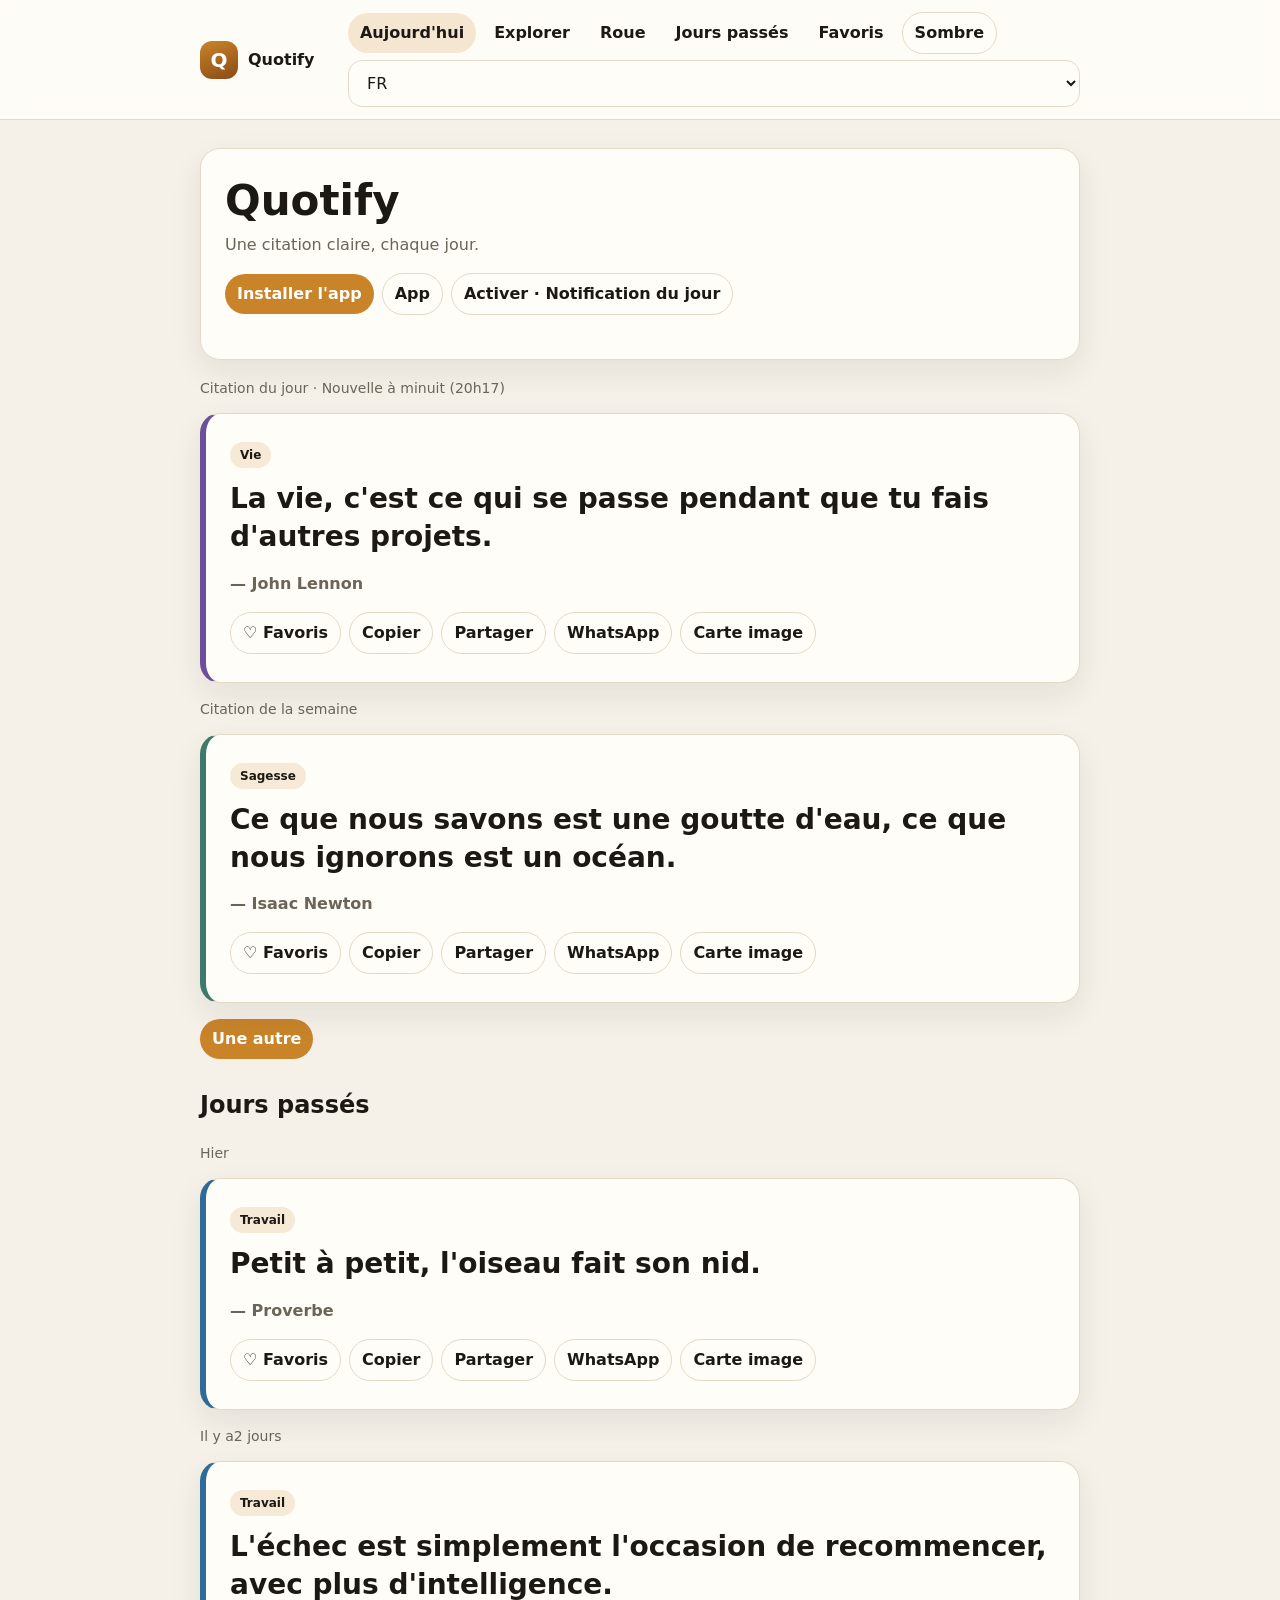
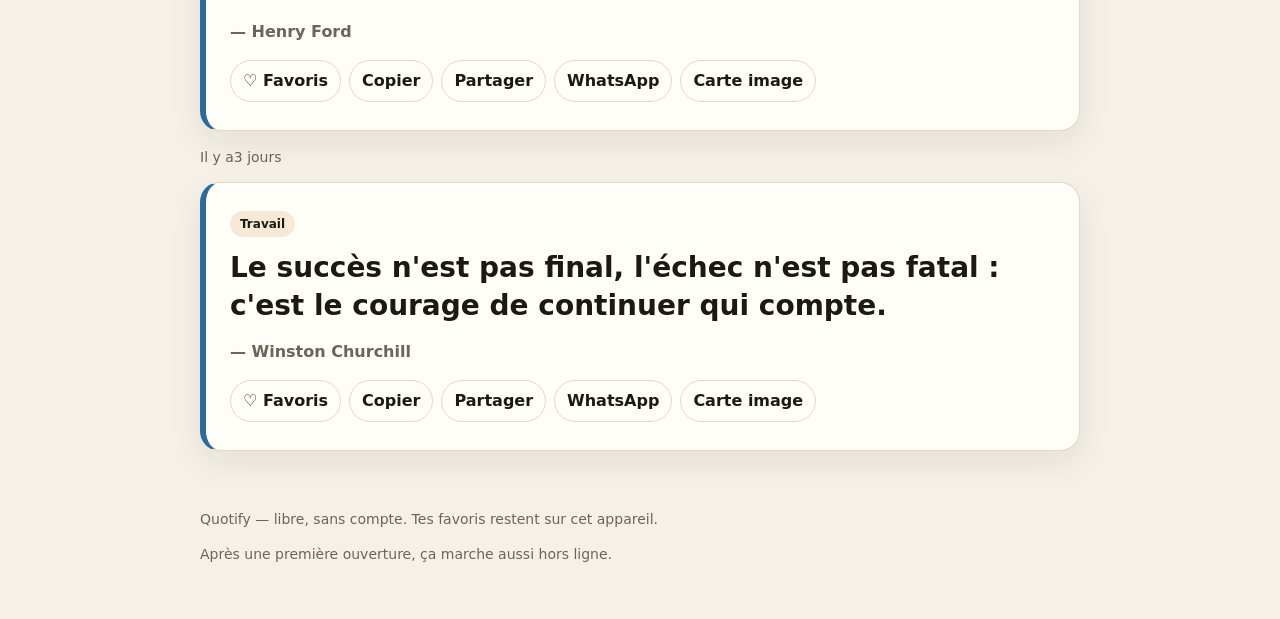
<file: index.html>
<!DOCTYPE html>
<html lang="fr">
<head>
  <meta charset="UTF-8" />
  <meta name="viewport" content="width=device-width, initial-scale=1" />
  <title>Quotify</title>
  <meta name="description" content="Une citation inspirante chaque jour. Sans compte." />
  <link rel="stylesheet" href="css/style.css" />
  <link rel="manifest" href="manifest.json" />
  <meta name="theme-color" content="#c9842a" />
</head>
<body>
  <div id="header"></div>
  <main class="wrap">
    <section class="hero">
      <h1 id="title"></h1>
      <p id="tag"></p>
      <p class="row">
        <button class="btn" id="installBtn" type="button"></button>
        <button class="btn ghost" type="button" id="shellBtn"></button>
        <button class="btn ghost" type="button" id="notifBtn"></button>
      </p>
    </section>
    <p class="note" id="dailyLabel"></p>
    <div id="daily"></div>
    <p class="note" id="weekLabel"></p>
    <div id="week"></div>
    <p class="row">
      <button class="btn" type="button" id="randBtn"></button>
    </p>
    <div id="rand"></div>
    <h2 id="histoTitle" style="margin-top:28px"></h2>
    <div id="histo"></div>
  </main>
  <div id="footer"></div>
  <script src="js/i18n.js"></script>
  <script src="js/data.js"></script>
  <script src="js/app.js"></script>
  <script>
    document.getElementById("header").outerHTML = headerHTML("home");
    document.getElementById("footer").outerHTML = footerHTML();
    const t = (k) => Quotify.t(k);
    document.getElementById("title").textContent = t("brand");
    document.getElementById("tag").textContent = t("tagline");
    document.getElementById("installBtn").textContent = t("installer");
    document.getElementById("installBtn").onclick = () => Quotify.install();
    const app = Quotify.isApp();
    document.getElementById("shellBtn").textContent = app ? "Site" : "App";
    document.getElementById("notifBtn").textContent = t("activerNotifs") + " · " + t("notifs");
    document.getElementById("notifBtn").onclick = () => Quotify.enableNotifs();
    document.getElementById("shellBtn").onclick = () => {
      localStorage.setItem("quotify-shell", app ? "web" : "app");
      location.href = app ? "index.html" : "index.html?shell=app";
    };
    const q = Quotify.quoteOfDay();
    function tick() {
      document.getElementById("dailyLabel").textContent =
        t("citationDuJour") + " · " + t("prochaine") + " (" + Quotify.untilMidnight() + ")";
    }
    tick();
    setInterval(tick, 30000);
    document.getElementById("daily").innerHTML = quoteCard(q);
    document.getElementById("weekLabel").textContent = t("semaine");
    document.getElementById("week").innerHTML = quoteCard(Quotify.quoteOfWeek());
    document.getElementById("randBtn").textContent = t("aleatoire");
    let current = q;
    document.getElementById("histoTitle").textContent = t("histo");
    document.getElementById("histo").innerHTML = [1,2,3].map((d) => {
      const label = d === 1 ? t("hier") : (t("ilYa") + d + " " + t("jours")).trim();
      return `<p class="note">${label}</p>` + quoteCard(Quotify.quoteAtOffset(d));
    }).join("");
    document.getElementById("randBtn").onclick = () => {
      current = Quotify.pick(current.id);
      document.getElementById("rand").innerHTML = quoteCard(current);
      document.getElementById("rand").scrollIntoView({ behavior: "smooth", block: "center" });
    };
  </script>
</body>
</html>
</file>
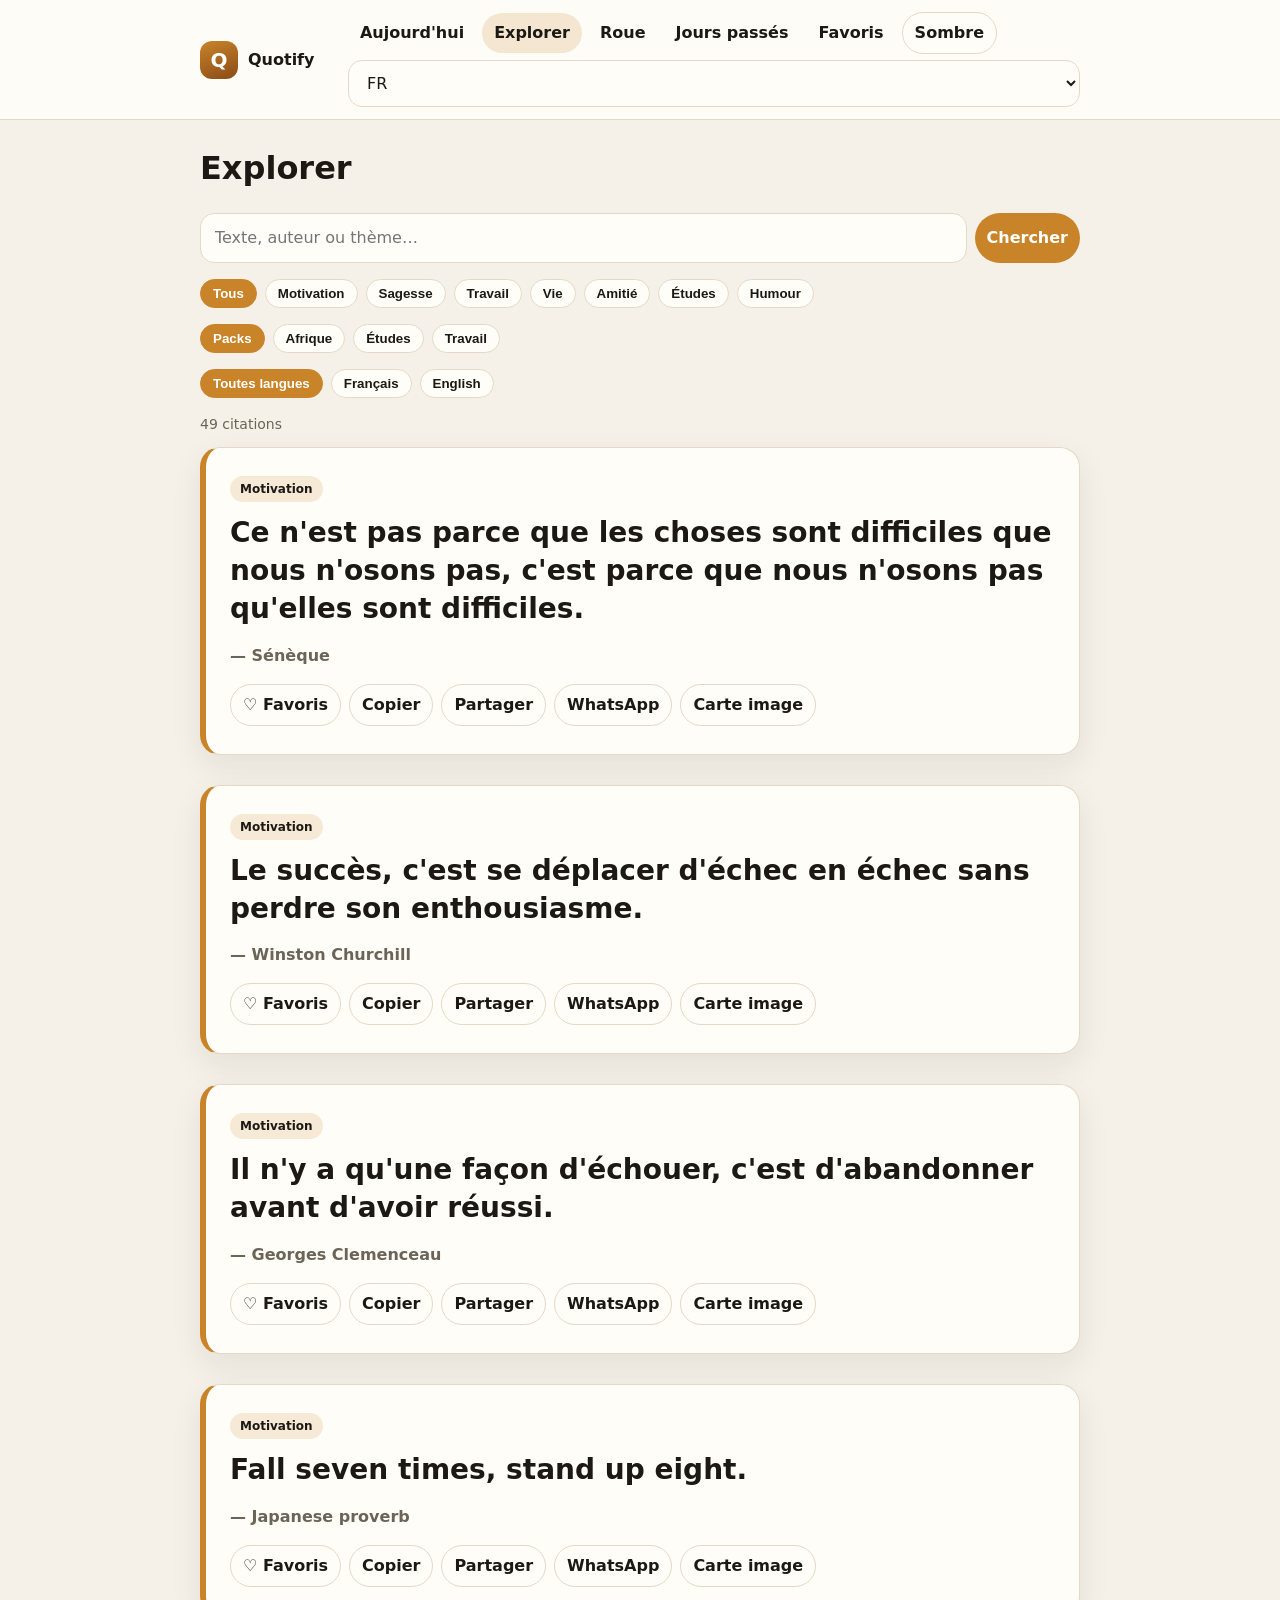
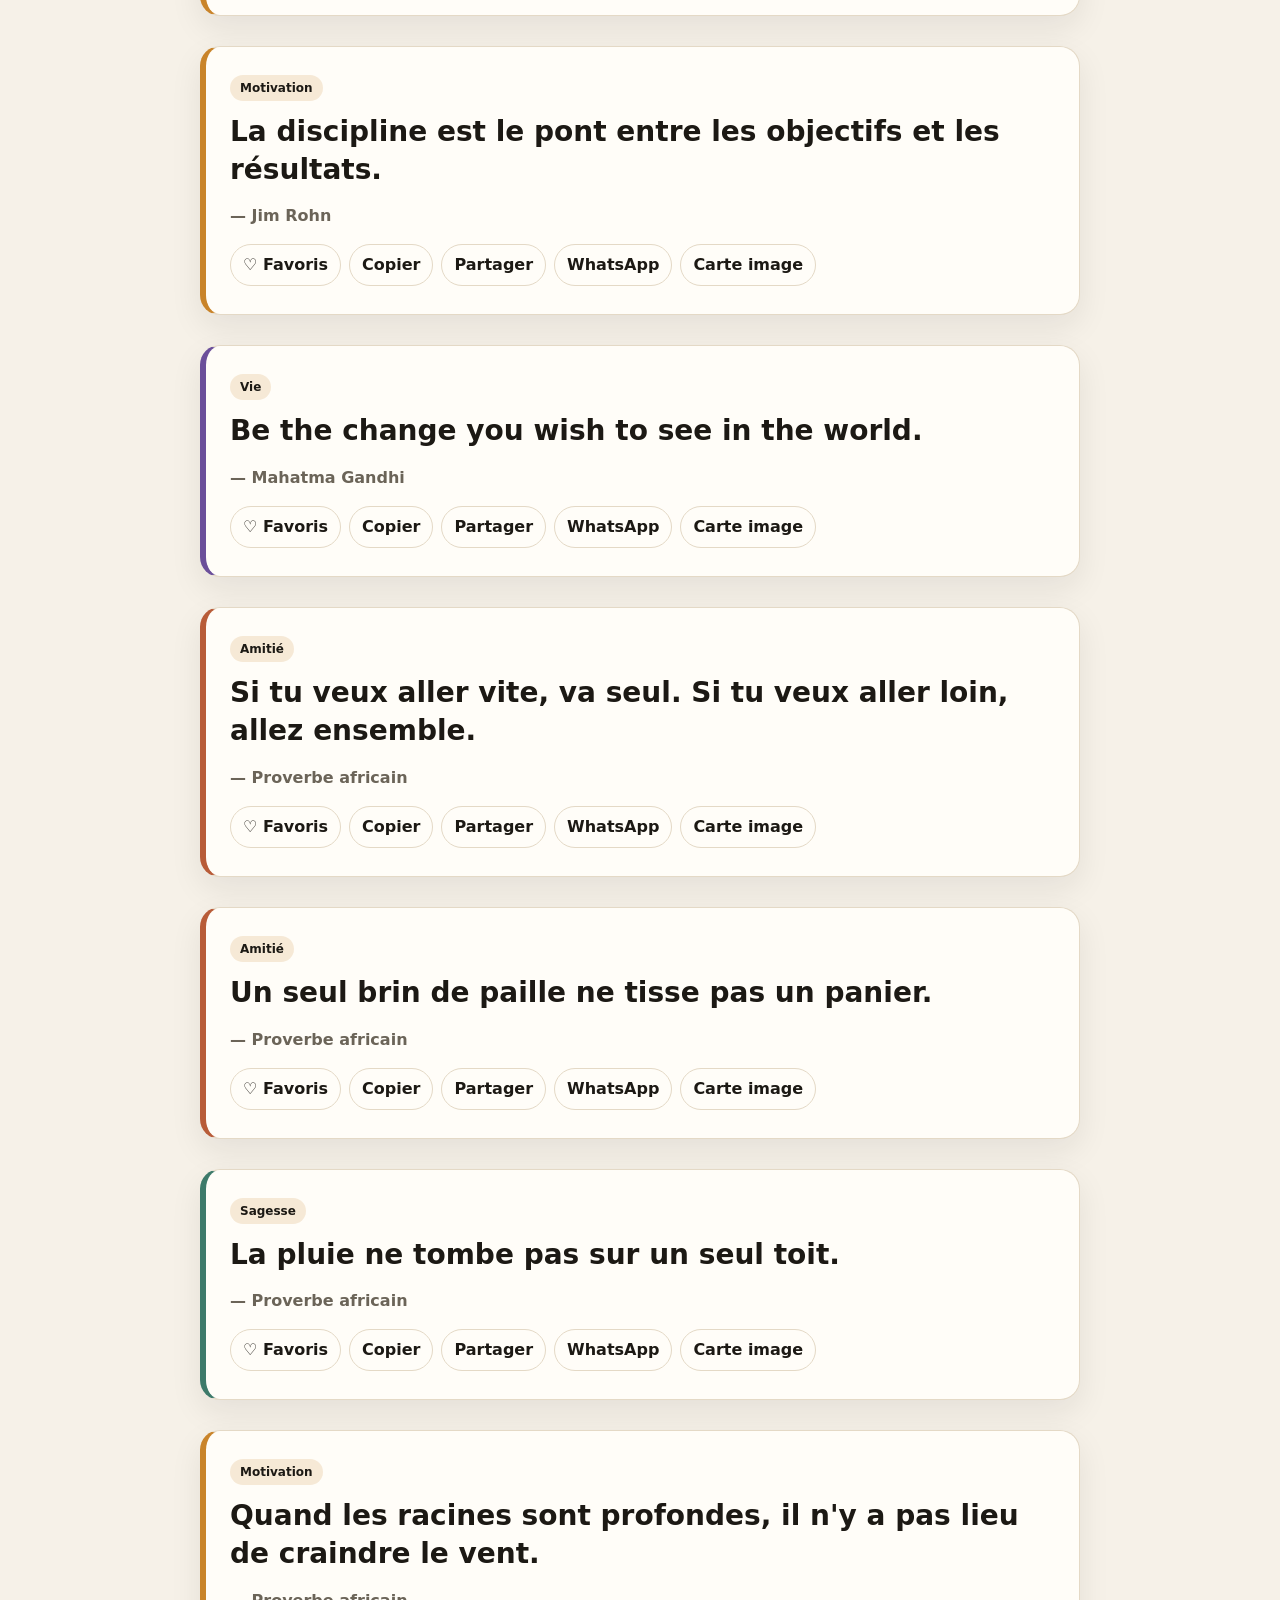
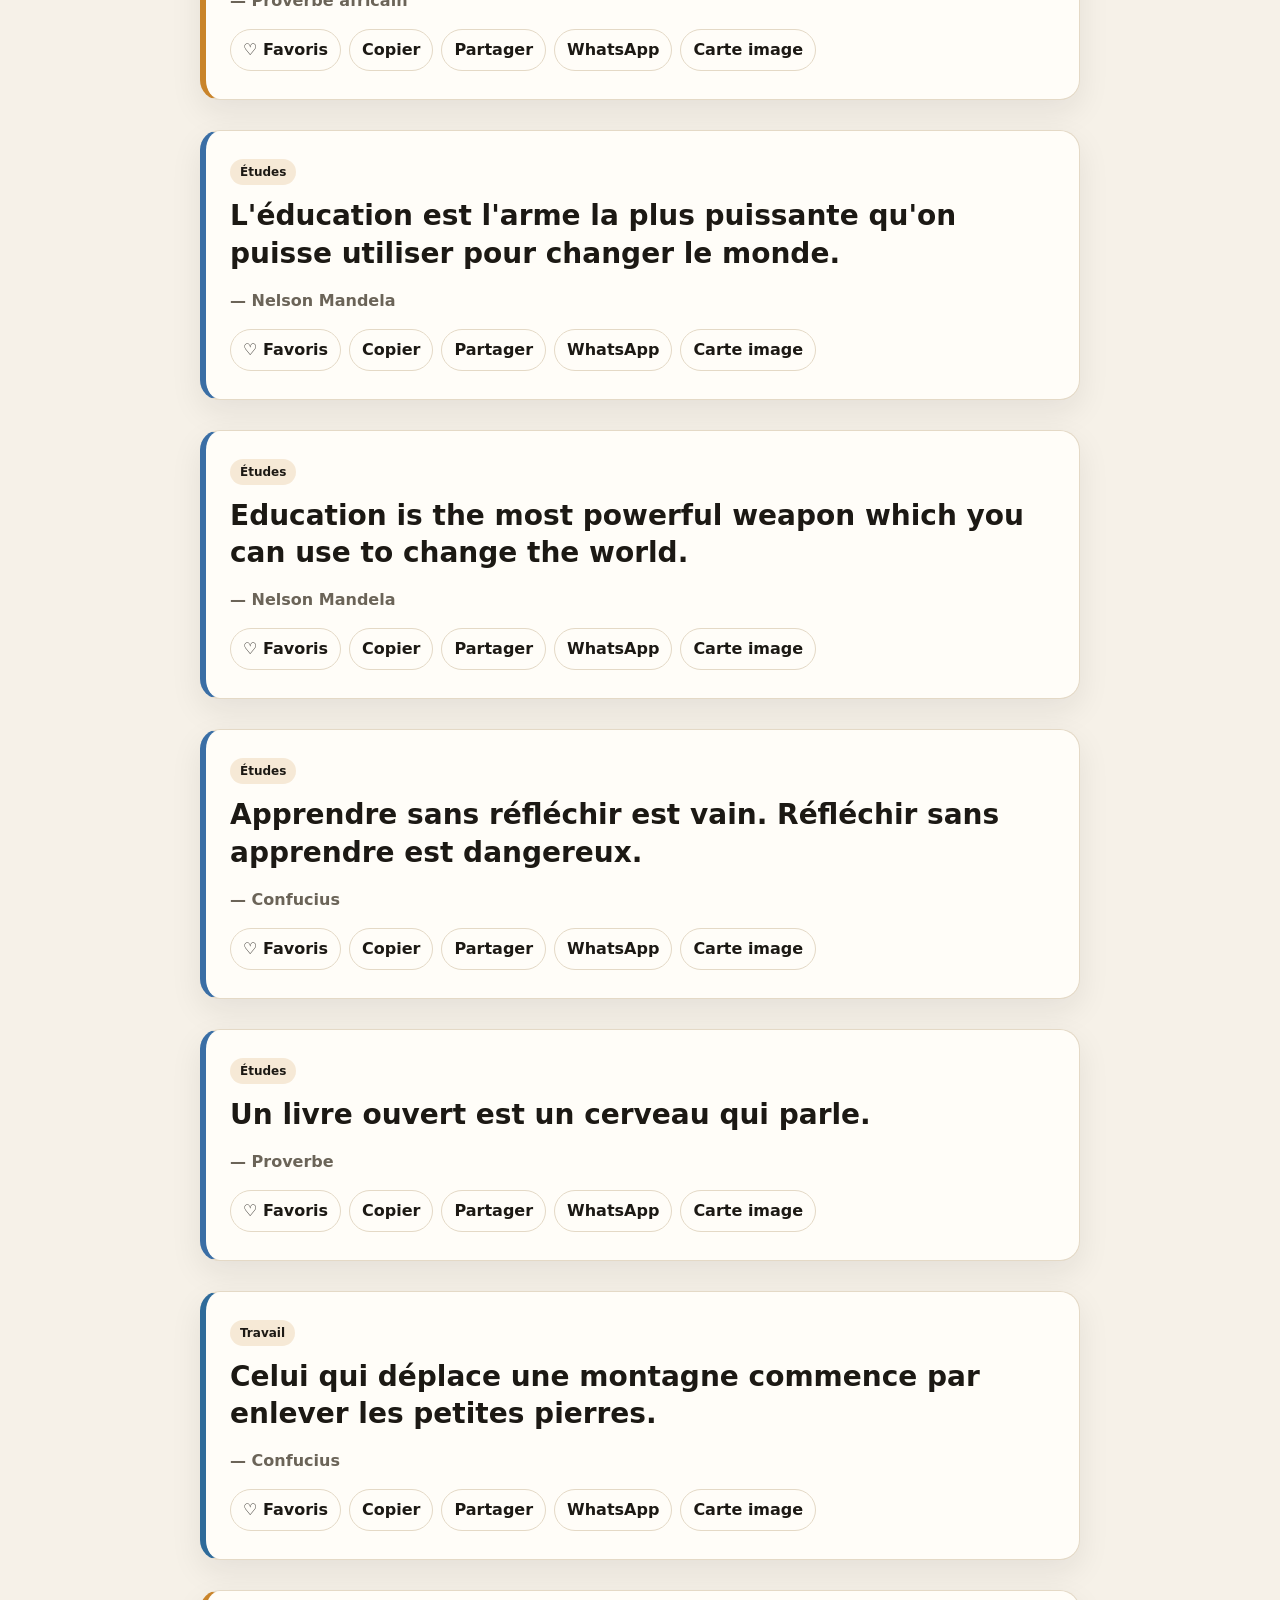
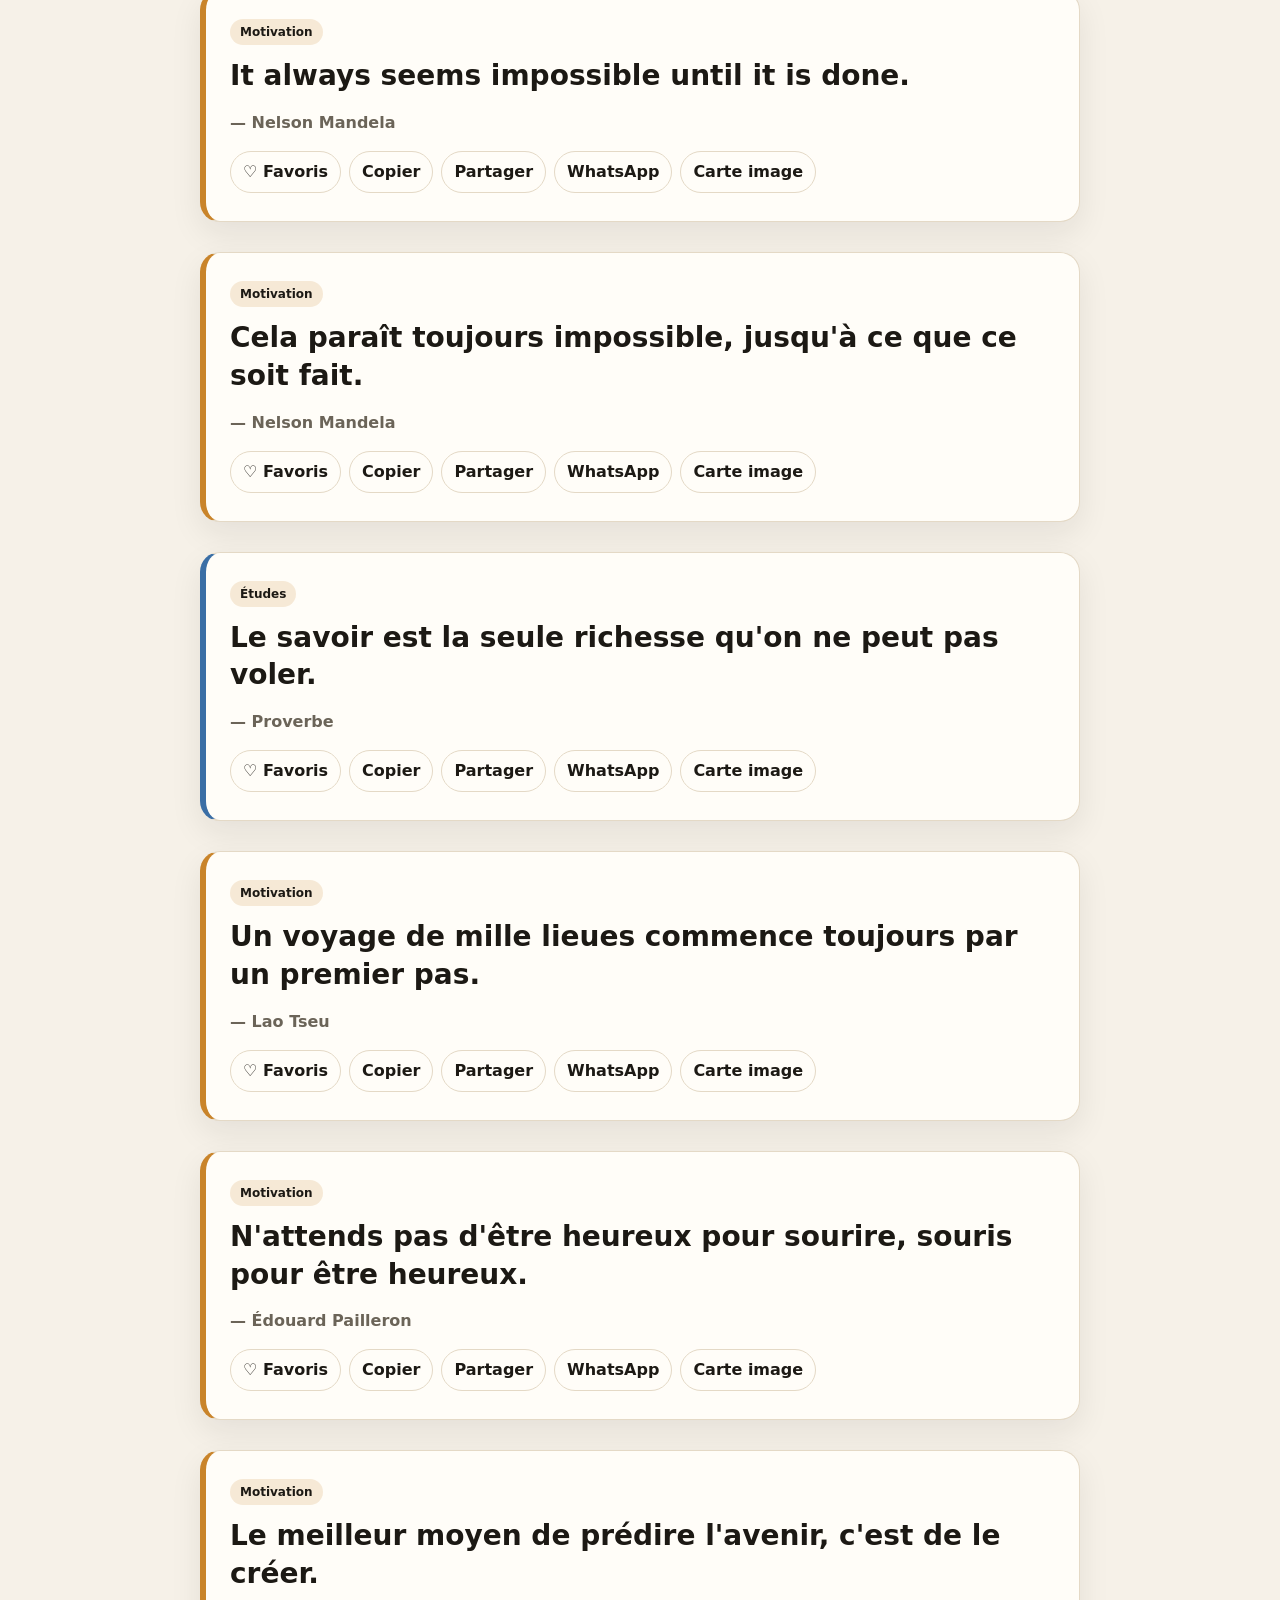
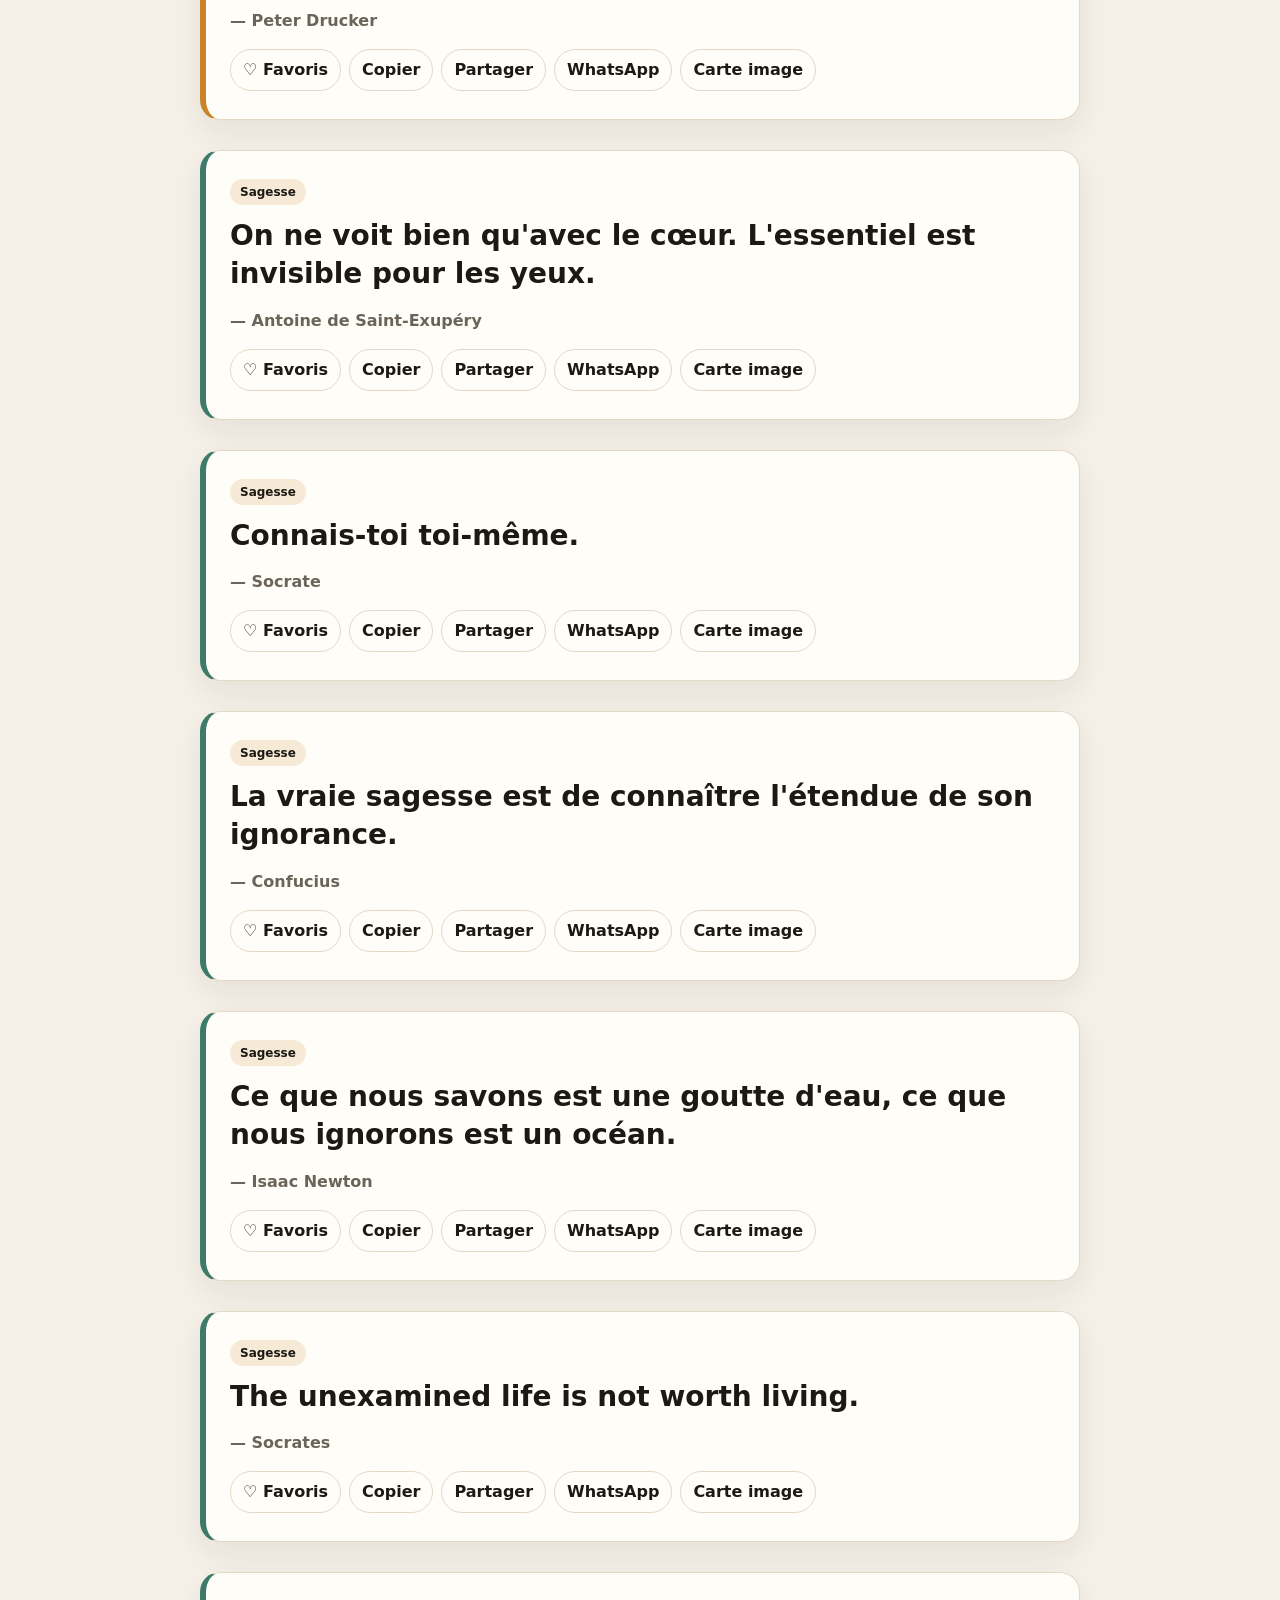
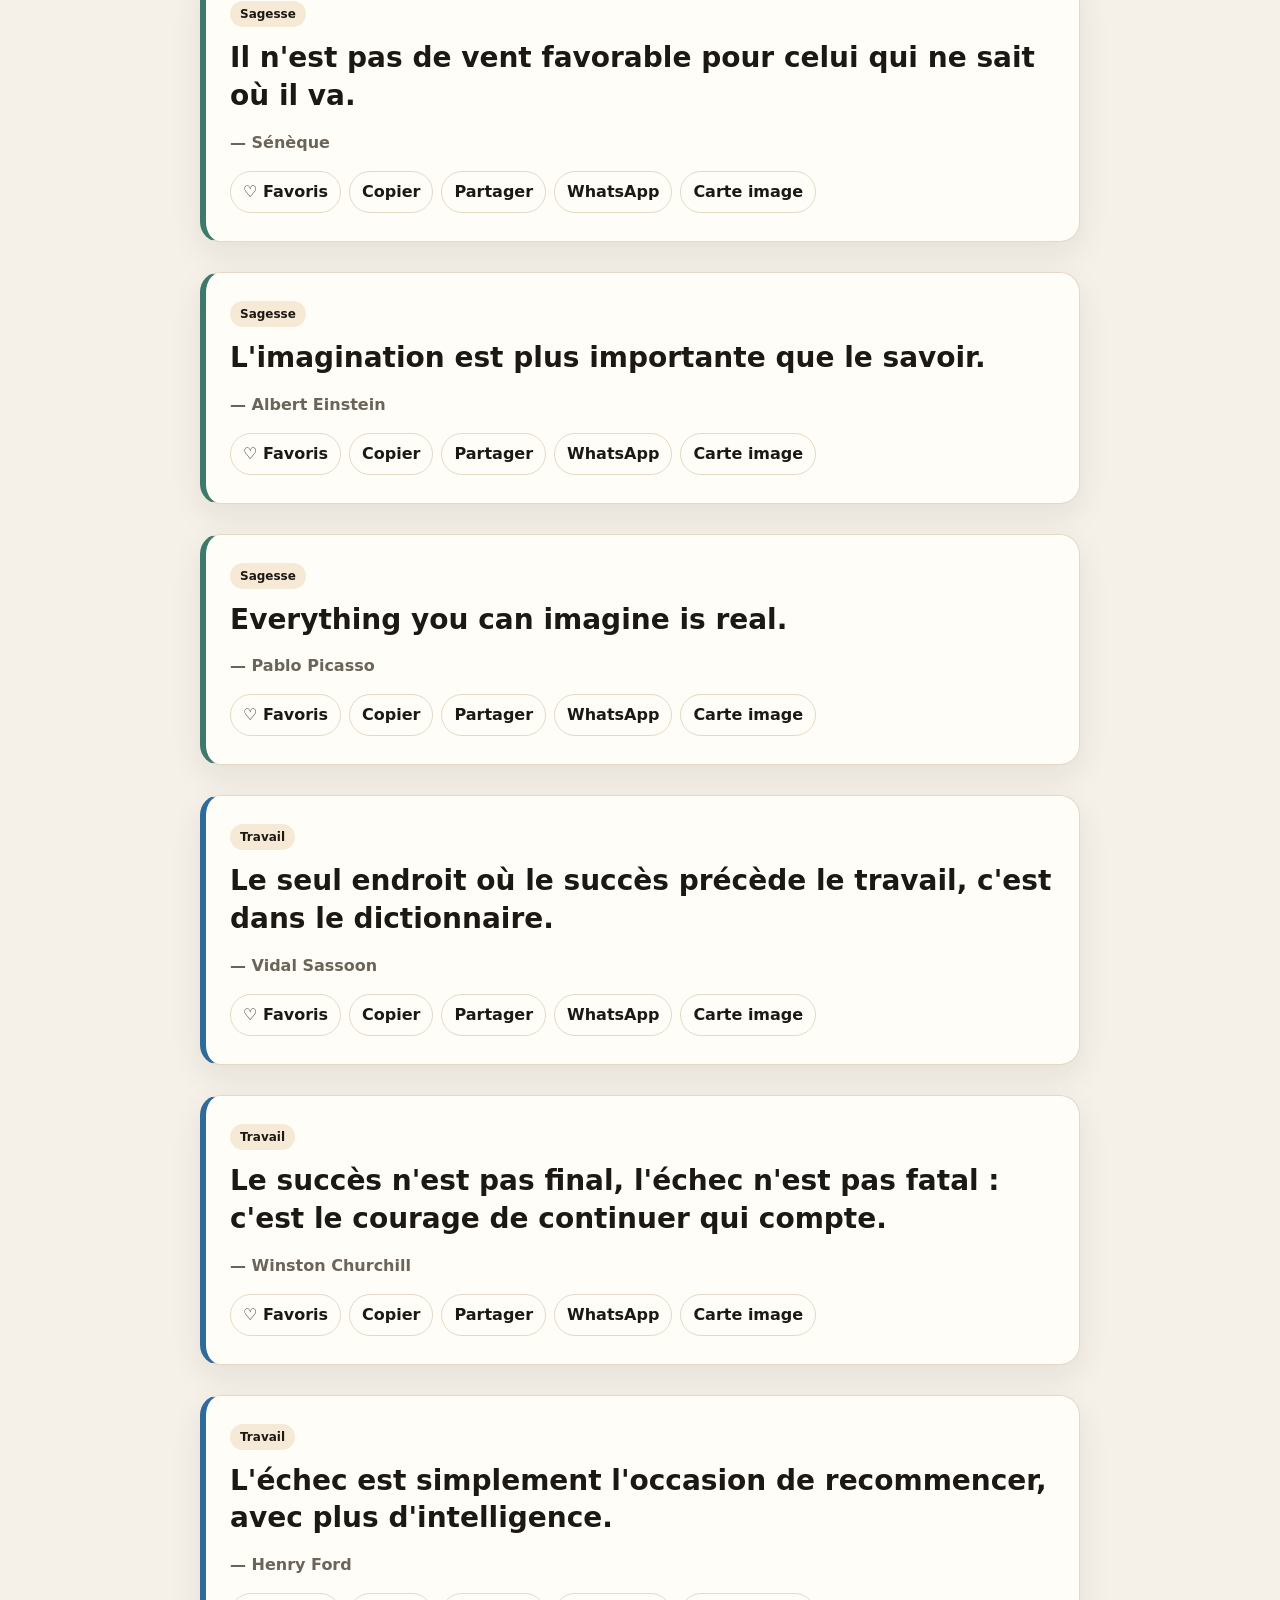
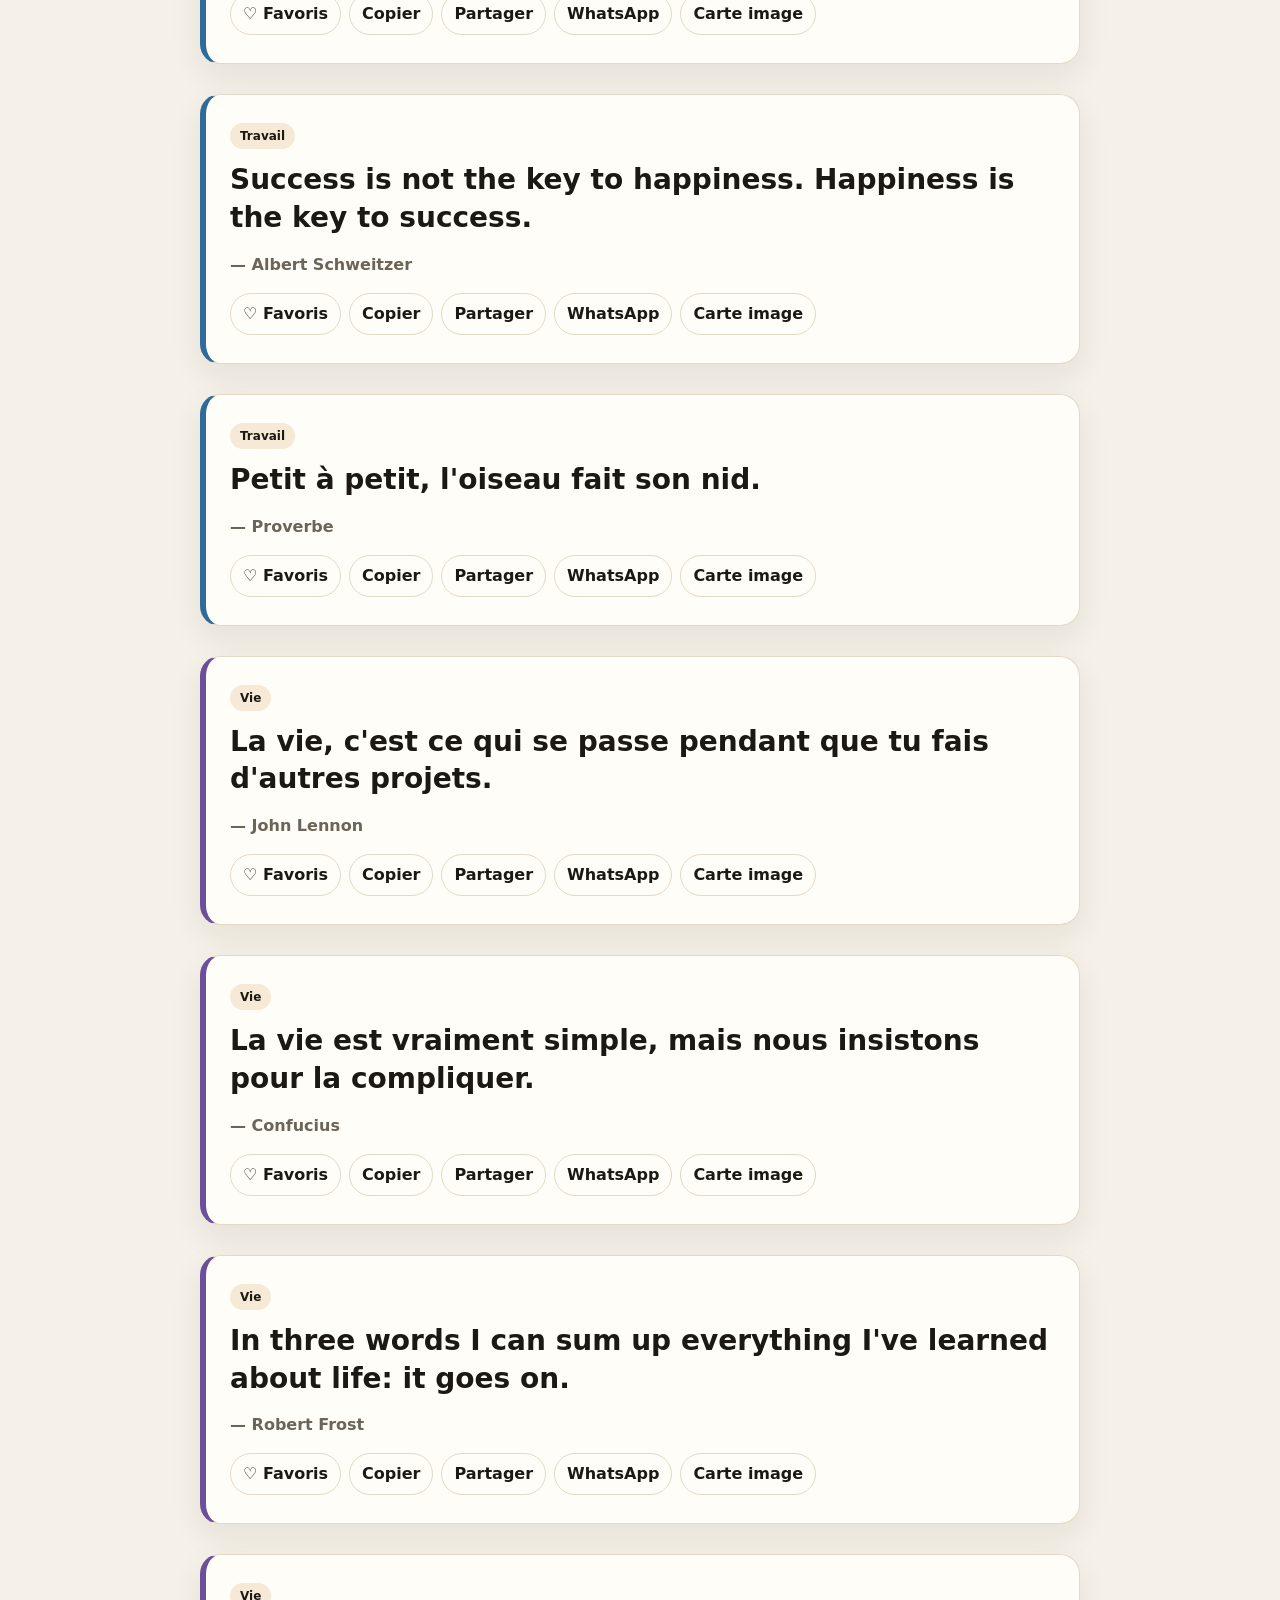
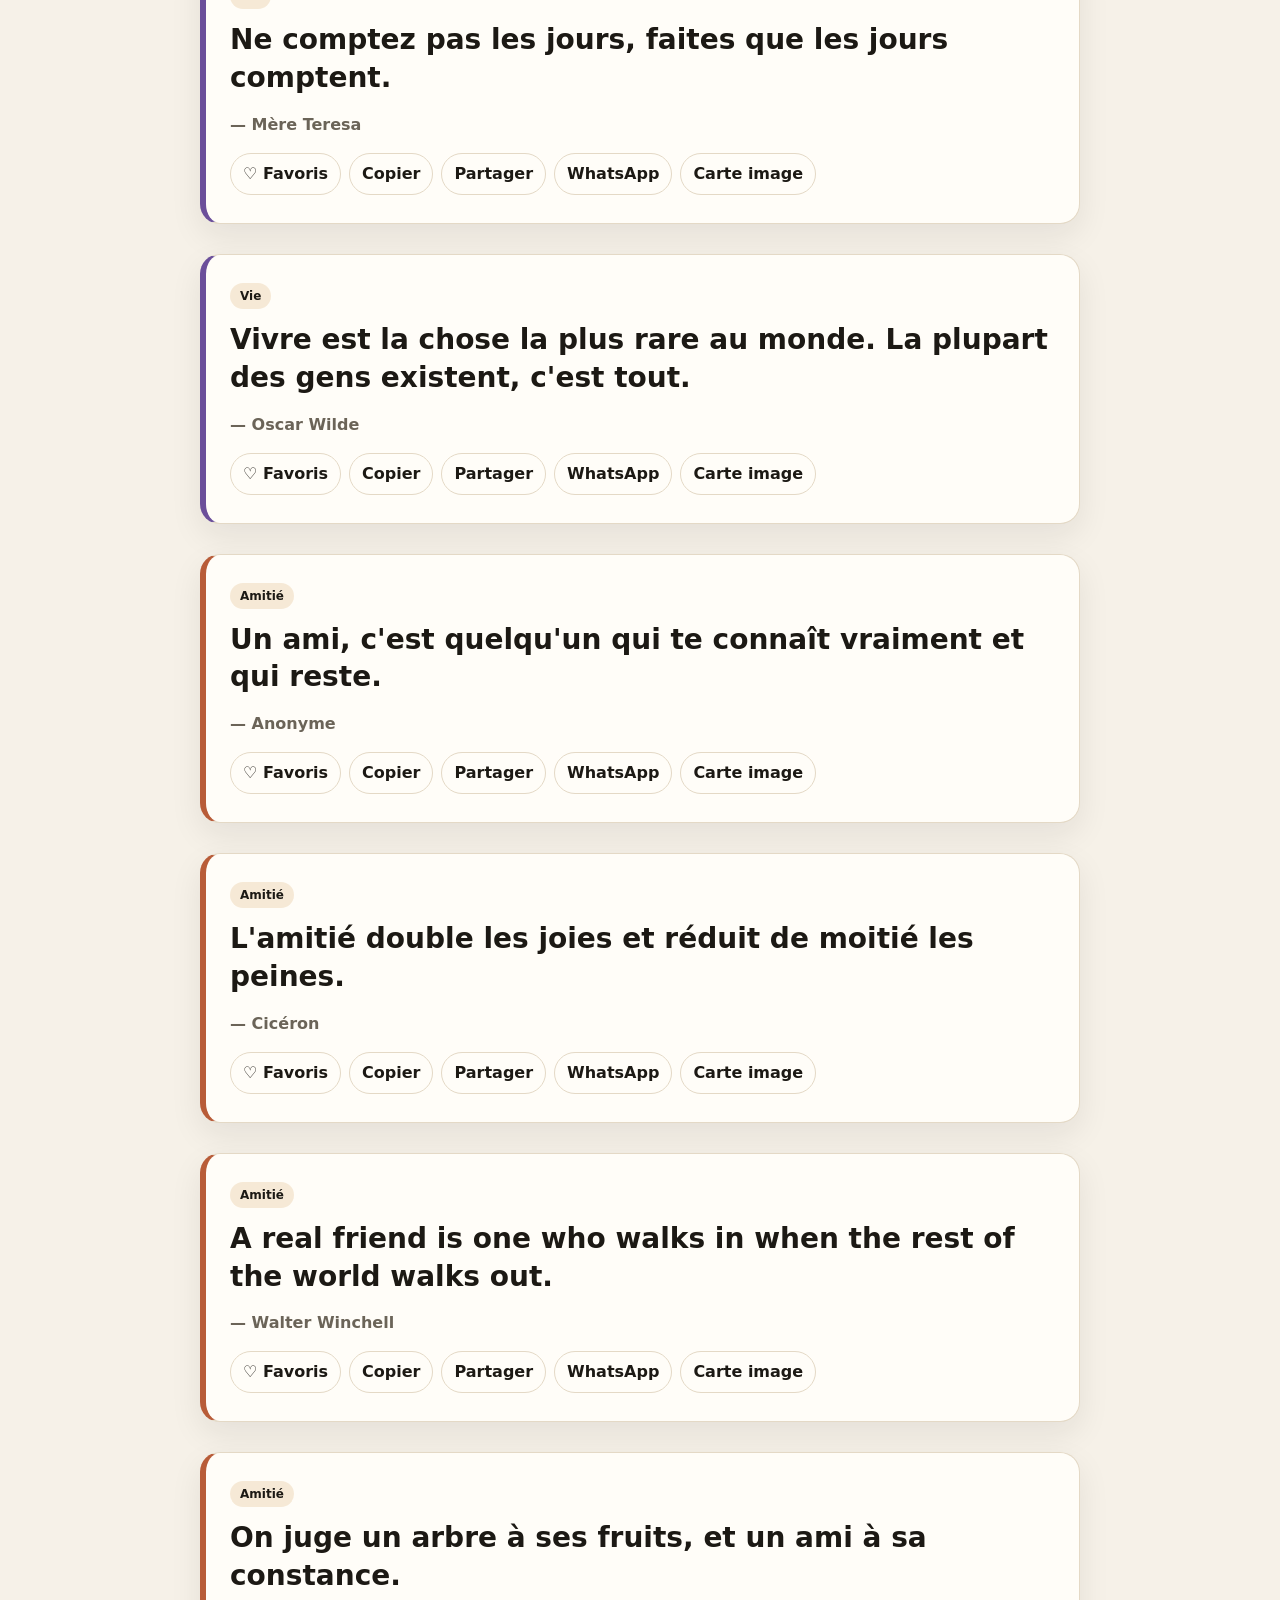
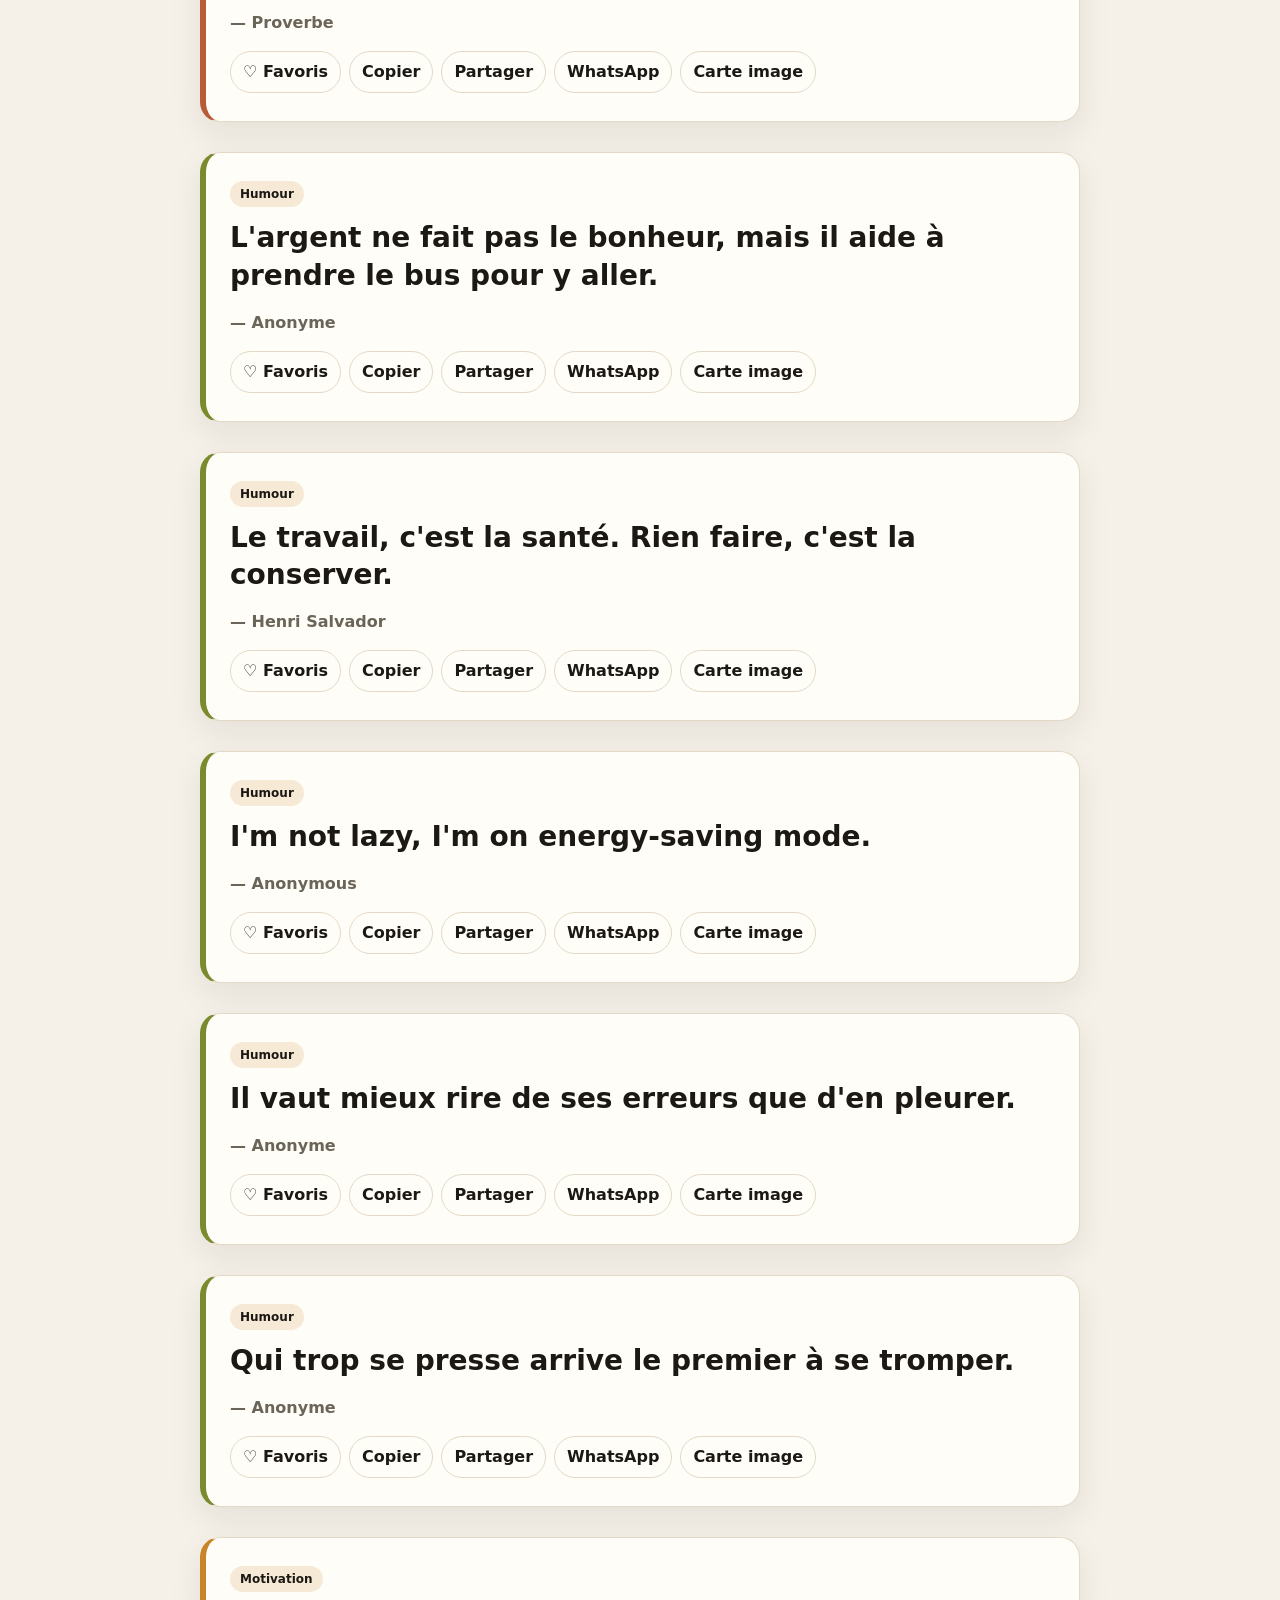
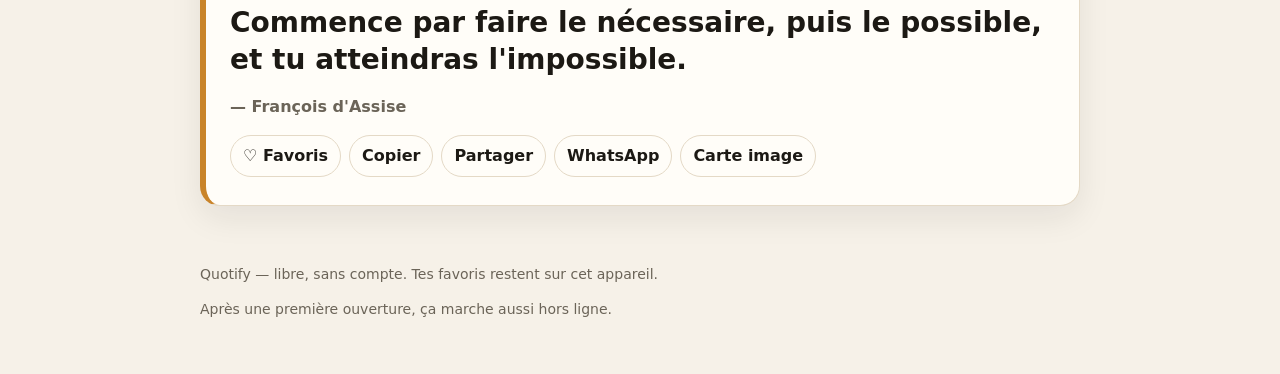
<file: explorer.html>
<!DOCTYPE html>
<html lang="fr">
<head>
  <meta charset="UTF-8" />
  <meta name="viewport" content="width=device-width, initial-scale=1" />
  <title>Explorer — Quotify</title>
  <link rel="stylesheet" href="css/style.css" />
  <link rel="manifest" href="manifest.json" />
</head>
<body>
  <div id="header"></div>
  <main class="wrap">
    <h1 id="title" style="margin-top:24px"></h1>
    <form class="search" onsubmit="event.preventDefault(); render()">
      <input id="q" />
      <button class="btn" type="submit" id="btn"></button>
    </form>
    <div class="chips" id="chips"></div>
    <div class="chips" id="packs"></div>
    <div class="chips" id="langs"></div>
    <p class="count" id="count"></p>
    <div class="grid" id="list"></div>
  </main>
  <div id="footer"></div>
  <script src="js/i18n.js"></script>
  <script src="js/data.js"></script>
  <script src="js/app.js"></script>
  <script>
    document.getElementById("header").outerHTML = headerHTML("explorer");
    document.getElementById("footer").outerHTML = footerHTML();
    const t = (k) => Quotify.t(k);
    document.getElementById("title").textContent = t("explorer");
    document.getElementById("q").placeholder = t("searchPh");
    document.getElementById("btn").textContent = t("chercher");
    let theme = "tous";
    let langF = "tous";
    let pack = "tous";
    function render() {
      const s = (document.getElementById("q").value || "").toLowerCase();
      const items = QUOTIFY_DATA.quotes.filter((q) => {
        if (theme !== "tous" && q.theme !== theme) return false;
        if (langF !== "tous" && q.lang !== langF) return false;
        if (pack !== "tous" && Quotify.packOf(q) !== pack) return false;
        if (!s) return true;
        return (q.text + " " + q.author + " " + Quotify.themeLabel(q.theme)).toLowerCase().includes(s);
      });
      document.getElementById("count").textContent = items.length + " " + t("resultats");
      document.getElementById("list").innerHTML = items.length
        ? items.map((q) => quoteCard(q)).join("")
        : `<p class="note">${t("aucun")}</p>`;
    }
    document.getElementById("chips").innerHTML =
      `<button class="chip on" type="button" data-th="tous">${t("tous")}</button>` +
      Object.keys(QUOTIFY_DATA.themes).map((id) =>
        `<button class="chip" type="button" data-th="${id}">${Quotify.themeLabel(id)}</button>`
      ).join("");
    document.getElementById("chips").onclick = (e) => {
      const b = e.target.closest("button");
      if (!b) return;
      theme = b.dataset.th;
      document.querySelectorAll("#chips .chip").forEach((c) => c.classList.toggle("on", c === b));
      render();
    };
    document.getElementById("packs").innerHTML =
      `<button class="chip on" type="button" data-pk="tous">${t("packs")}</button>` +
      `<button class="chip" type="button" data-pk="afrique">${t("packAfrique")}</button>` +
      `<button class="chip" type="button" data-pk="etudes">${t("packEtudes")}</button>` +
      `<button class="chip" type="button" data-pk="travail">${t("packTravail")}</button>`;
    document.getElementById("packs").onclick = (e) => {
      const b = e.target.closest("button");
      if (!b) return;
      pack = b.dataset.pk;
      document.querySelectorAll("#packs .chip").forEach((c) => c.classList.toggle("on", c === b));
      render();
    };
    document.getElementById("langs").innerHTML =
      `<button class="chip on" type="button" data-lg="tous">${t("toutesLangues")}</button>` +
      `<button class="chip" type="button" data-lg="fr">${t("frSeul")}</button>` +
      `<button class="chip" type="button" data-lg="en">${t("enSeul")}</button>`;
    document.getElementById("langs").onclick = (e) => {
      const b = e.target.closest("button");
      if (!b) return;
      langF = b.dataset.lg;
      document.querySelectorAll("#langs .chip").forEach((c) => c.classList.toggle("on", c === b));
      render();
    };
    document.getElementById("q").addEventListener("input", render);
    render();
  </script>
</body>
</html>
</file>
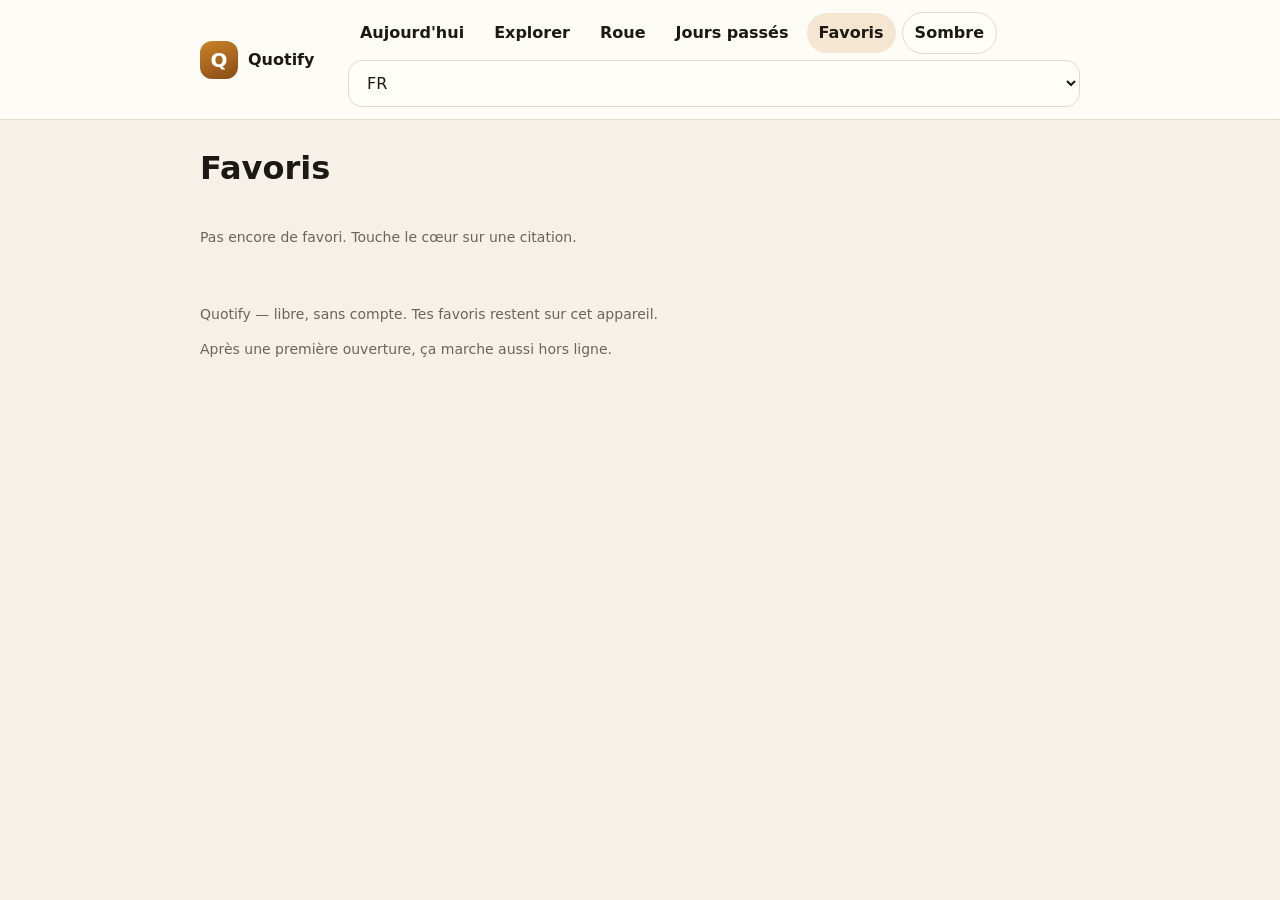
<file: favoris.html>
<!DOCTYPE html>
<html lang="fr">
<head>
  <meta charset="UTF-8" />
  <meta name="viewport" content="width=device-width, initial-scale=1" />
  <title>Favoris — Quotify</title>
  <link rel="stylesheet" href="css/style.css" />
  <link rel="manifest" href="manifest.json" />
</head>
<body>
  <div id="header"></div>
  <main class="wrap">
    <h1 id="title" style="margin-top:24px"></h1>
    <div class="grid" id="list"></div>
  </main>
  <div id="footer"></div>
  <script src="js/i18n.js"></script>
  <script src="js/data.js"></script>
  <script src="js/app.js"></script>
  <script>
    document.getElementById("header").outerHTML = headerHTML("favoris");
    document.getElementById("footer").outerHTML = footerHTML();
    const t = (k) => Quotify.t(k);
    document.getElementById("title").textContent = t("favoris");
    const ids = Quotify.favs();
    const items = QUOTIFY_DATA.quotes.filter((q) => ids.includes(q.id));
    document.getElementById("list").innerHTML = items.length
      ? items.map((q) => quoteCard(q)).join("")
      : `<p class="note">${t("pasFav")}</p>`;
  </script>
</body>
</html>
</file>
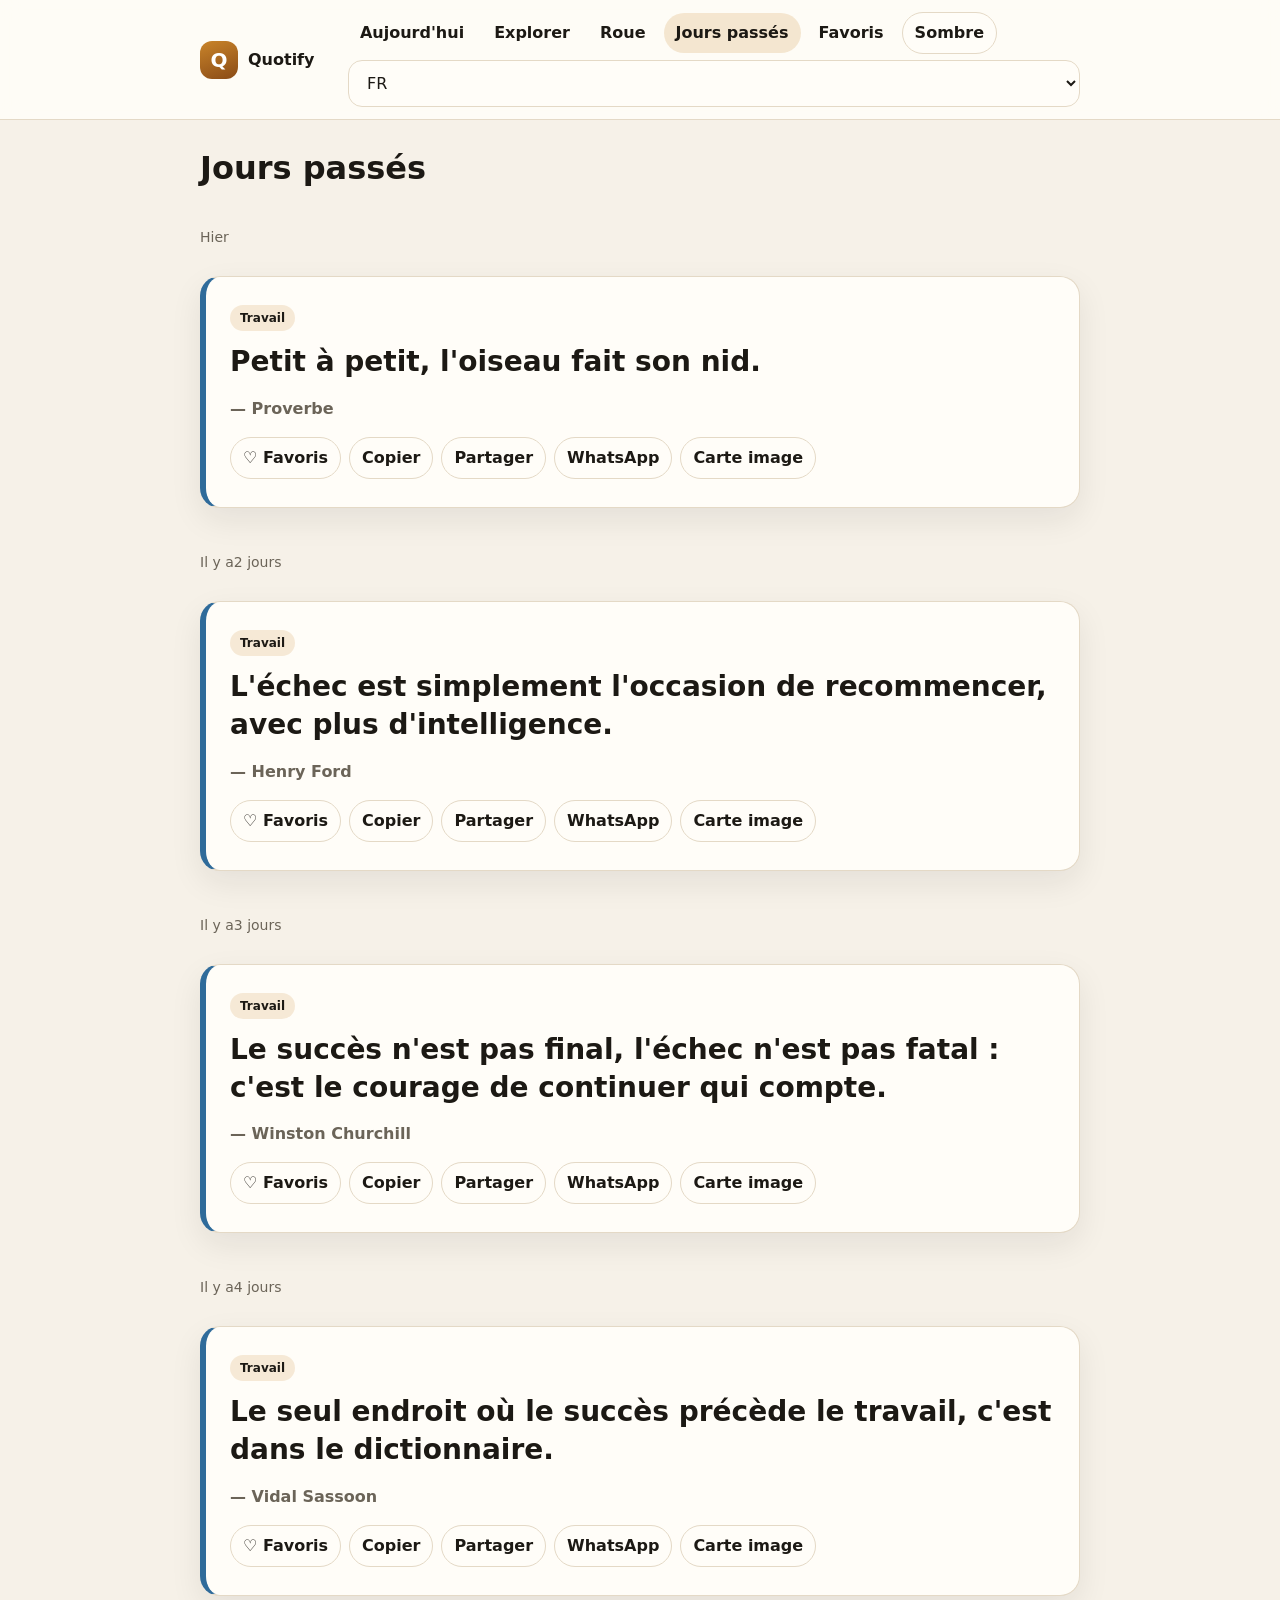
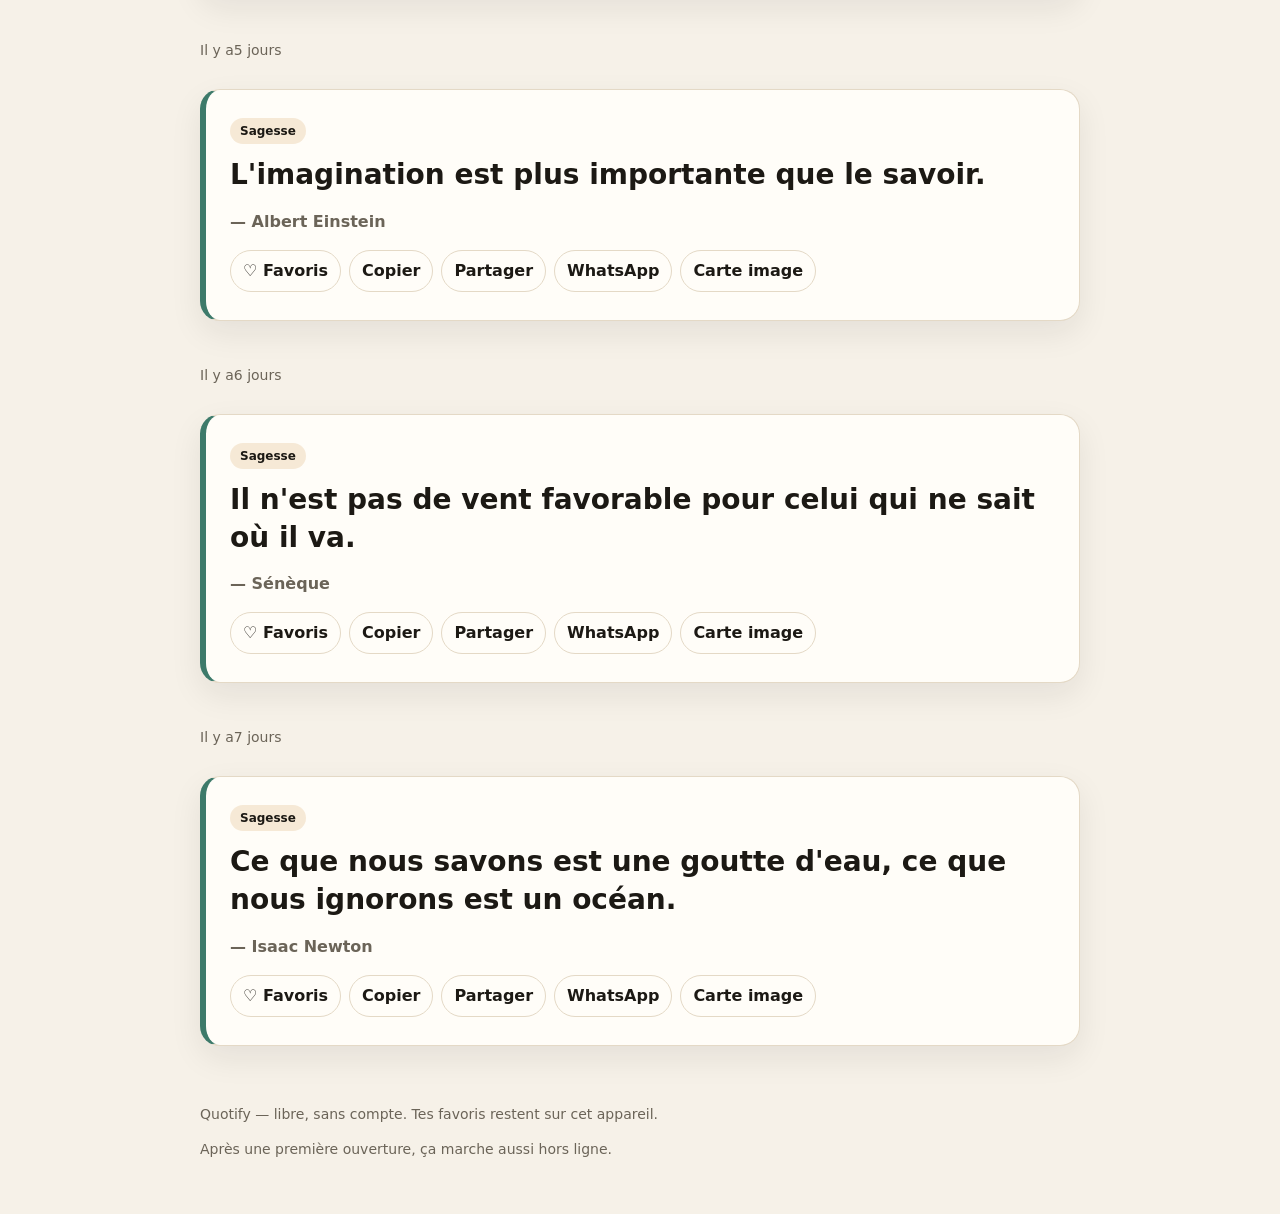
<file: historique.html>
<!DOCTYPE html>
<html lang="fr">
<head>
  <meta charset="UTF-8" />
  <meta name="viewport" content="width=device-width, initial-scale=1" />
  <title>Jours passés — Quotify</title>
  <link rel="stylesheet" href="css/style.css" />
  <link rel="manifest" href="manifest.json" />
</head>
<body>
  <div id="header"></div>
  <main class="wrap">
    <h1 id="title" style="margin-top:24px"></h1>
    <div class="grid" id="list"></div>
  </main>
  <div id="footer"></div>
  <script src="js/i18n.js"></script>
  <script src="js/data.js"></script>
  <script src="js/app.js"></script>
  <script>
    document.getElementById("header").outerHTML = headerHTML("histo");
    document.getElementById("footer").outerHTML = footerHTML();
    const t = (k) => Quotify.t(k);
    document.getElementById("title").textContent = t("histo");
    const bits = [];
    for (let d = 1; d <= 7; d++) {
      const q = Quotify.quoteAtOffset(d);
      const label = d === 1 ? t("hier") : (t("ilYa") + d + " " + t("jours")).trim();
      bits.push(`<p class="note">${label}</p>` + quoteCard(q));
    }
    document.getElementById("list").innerHTML = bits.join("");
  </script>
</body>
</html>
</file>
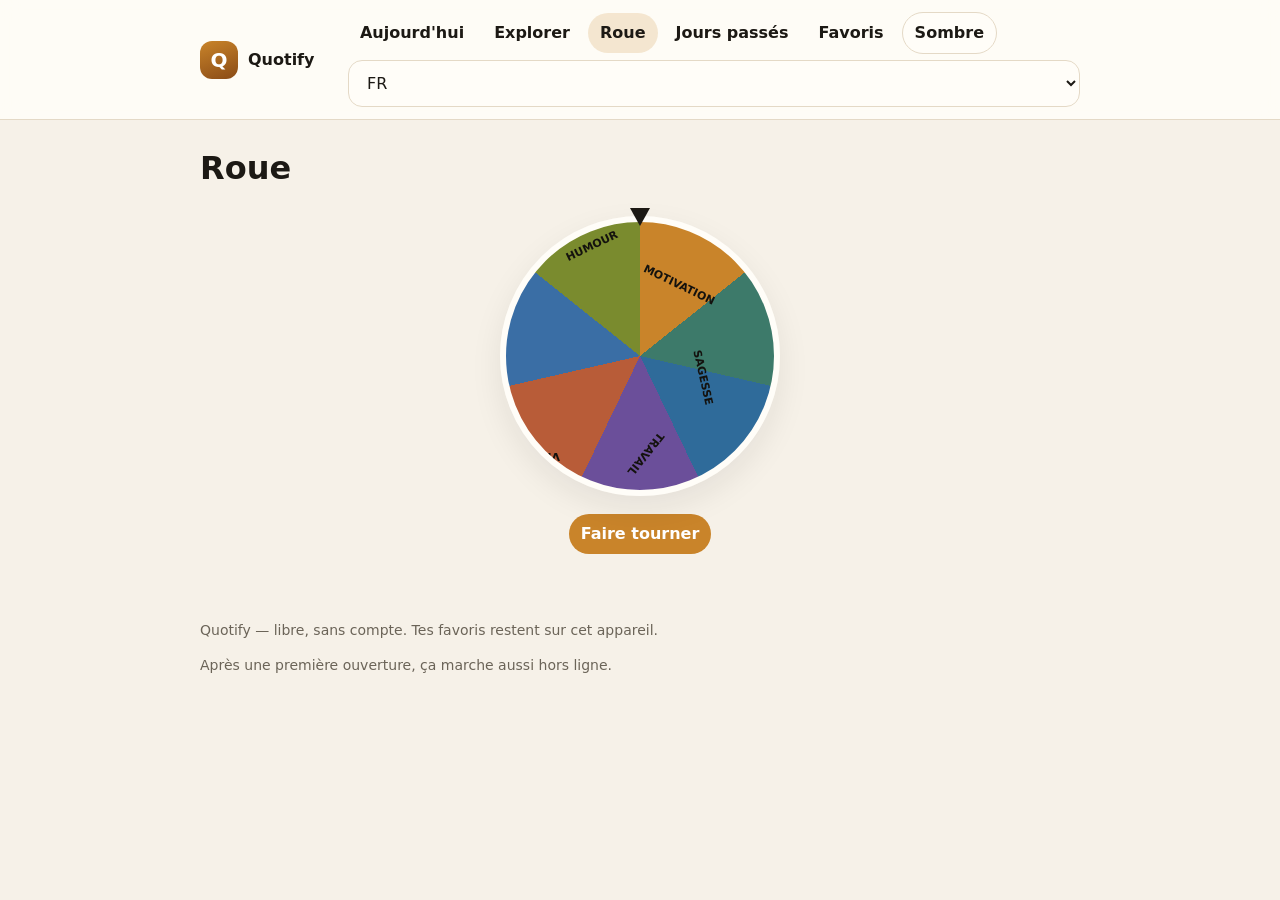
<file: roue.html>
<!DOCTYPE html>
<html lang="fr">
<head>
  <meta charset="UTF-8" />
  <meta name="viewport" content="width=device-width, initial-scale=1" />
  <title>Roue — Quotify</title>
  <link rel="stylesheet" href="css/style.css" />
  <link rel="manifest" href="manifest.json" />
</head>
<body>
  <div id="header"></div>
  <main class="wrap">
    <h1 id="title" style="margin-top:24px"></h1>
    <div class="wheel-wrap">
      <div class="wheel-box">
        <div class="wheel-pointer"></div>
        <div class="wheel" id="wheel"></div>
      </div>
      <button class="btn" type="button" id="spin"></button>
    </div>
    <div id="result"></div>
  </main>
  <div id="footer"></div>
  <script src="js/i18n.js"></script>
  <script src="js/data.js"></script>
  <script src="js/app.js"></script>
  <script>
    document.getElementById("header").outerHTML = headerHTML("roue");
    document.getElementById("footer").outerHTML = footerHTML();
    const t = (k) => Quotify.t(k);
    document.getElementById("title").textContent = t("roue");
    document.getElementById("spin").textContent = t("tourner");
    const themes = Object.keys(QUOTIFY_DATA.themes);
    const slices = themes.map((th) => {
      const pool = QUOTIFY_DATA.quotes.filter((q) => q.theme === th);
      return pool[Math.floor(Math.random() * pool.length)];
    }).filter(Boolean);
    const n = slices.length;
    const seg = 360 / n;
    const colors = slices.map((q) => Quotify.themeColor(q.theme));
    const wheel = document.getElementById("wheel");
    wheel.style.background = "conic-gradient(" + slices.map((_, i) =>
      colors[i] + " " + (i * seg) + "deg " + ((i + 1) * seg) + "deg"
    ).join(", ") + ")";
    wheel.innerHTML = slices.map((q, i) => {
      const mid = i * seg + seg / 2;
      return `<span class="wheel-label" style="transform:rotate(${mid}deg) translate(0,-108px)">${Quotify.themeLabel(q.theme)}</span>`;
    }).join("");
    let rot = 0;
    let busy = false;
    document.getElementById("spin").onclick = () => {
      if (busy) return;
      busy = true;
      document.getElementById("spin").textContent = t("tourne");
      const win = Math.floor(Math.random() * n);
      const mid = win * seg + seg / 2;
      rot += 1800 - (mid + (rot % 360));
      wheel.style.transform = "rotate(" + rot + "deg)";
      setTimeout(() => {
        document.getElementById("result").innerHTML = quoteCard(slices[win]);
        document.getElementById("result").classList.add("pop");
        document.getElementById("spin").textContent = t("tourner");
        busy = false;
      }, 3200);
    };
  </script>
</body>
</html>
</file>
<file: css/style.css>
:root {
  --bg: #f6f1e8;
  --card: #fffdf8;
  --ink: #1c1914;
  --muted: #6b6458;
  --line: #e4d9c6;
  --accent: #c9842a;
  --accent-2: #3d7a6a;
  --shadow: 0 12px 32px rgba(28, 25, 20, 0.08);
  --radius: 20px;
}
:root[data-theme="dark"] {
  --bg: #161410;
  --card: #211d18;
  --ink: #f3eee6;
  --muted: #b3aa9c;
  --line: #3a342c;
  --accent: #e0a84a;
  --accent-2: #7cbcab;
  --shadow: 0 12px 32px rgba(0, 0, 0, 0.28);
}
* { box-sizing: border-box; }
html, body { margin: 0; padding: 0; }
body {
  font-family: "Segoe UI", "Trebuchet MS", system-ui, sans-serif;
  background: var(--bg);
  color: var(--ink);
  min-height: 100vh;
  line-height: 1.5;
}
a { color: var(--accent-2); text-decoration: none; }
.wrap { width: min(880px, calc(100% - 32px)); margin: 0 auto; }
.top {
  position: sticky; top: 0; z-index: 20;
  background: color-mix(in srgb, var(--card) 88%, transparent);
  backdrop-filter: blur(10px);
  border-bottom: 1px solid var(--line);
}
.top-inner {
  display: flex; align-items: center; justify-content: space-between;
  gap: 12px; padding: 12px 0; flex-wrap: wrap;
}
.brand { display: flex; align-items: center; gap: 10px; color: inherit; font-weight: 800; text-decoration: none; }
.logo {
  width: 38px; height: 38px; border-radius: 12px;
  background: linear-gradient(160deg, var(--accent), #8a4b16);
  color: #fff; display: grid; place-items: center; font-size: 20px;
}
nav { display: flex; gap: 6px; flex-wrap: wrap; align-items: center; }
nav a, .icon-btn, .btn {
  border: 0; border-radius: 999px; padding: 8px 12px;
  font: inherit; font-weight: 600; cursor: pointer;
}
nav a { color: var(--ink); }
nav a.active, nav a:hover { background: color-mix(in srgb, var(--accent) 18%, transparent); text-decoration: none; }
.icon-btn {
  background: var(--card); border: 1px solid var(--line); color: var(--ink);
}
.btn { background: var(--accent); color: #fff; }
.btn.ghost { background: transparent; color: var(--ink); border: 1px solid var(--line); }
.hero, .card {
  background: var(--card);
  border: 1px solid var(--line);
  border-radius: var(--radius);
  box-shadow: var(--shadow);
}
.hero { margin: 28px 0 18px; padding: 28px 24px; }
.hero h1 { margin: 0 0 8px; font-size: clamp(28px, 5vw, 42px); line-height: 1.15; }
.hero p { margin: 0 0 16px; color: var(--muted); }
.quote-card { padding: 28px 24px; margin: 0 0 16px; }
.quote-card blockquote {
  margin: 0 0 16px; font-size: clamp(20px, 3vw, 28px);
  line-height: 1.35; font-weight: 600;
}
.quote-card cite { display: block; color: var(--muted); font-style: normal; font-weight: 700; margin-bottom: 16px; }
.tag {
  display: inline-block; font-size: 12px; font-weight: 700;
  padding: 4px 10px; border-radius: 999px; margin-bottom: 12px;
  background: color-mix(in srgb, var(--accent) 16%, transparent);
}
.row { display: flex; gap: 8px; flex-wrap: wrap; align-items: center; }
.search { display: flex; gap: 8px; margin: 16px 0; }
.search input, select {
  width: 100%; border: 1px solid var(--line); background: var(--card);
  color: var(--ink); border-radius: 14px; padding: 12px 14px; font: inherit;
}
.grid { display: grid; gap: 14px; }
footer { padding: 28px 0 40px; color: var(--muted); font-size: 14px; }
.chips { display: flex; gap: 8px; flex-wrap: wrap; margin: 8px 0 16px; }
.chip {
  border: 1px solid var(--line); background: var(--card); color: var(--ink);
  border-radius: 999px; padding: 6px 12px; font-weight: 600; cursor: pointer;
}
.chip.on { background: var(--accent); color: #fff; border-color: var(--accent); }
.app-foot {
  position: sticky; bottom: 0;
  background: var(--card); border-top: 1px solid var(--line);
  display: none; padding: 8px 12px calc(8px + env(safe-area-inset-bottom));
}
html[data-shell="app"] .app-foot { display: flex; justify-content: space-around; }
html[data-shell="app"] .web-nav { display: none; }
.app-foot a { color: var(--muted); font-size: 12px; font-weight: 700; padding: 8px; }
.app-foot a.active { color: var(--accent); }
.note { color: var(--muted); font-size: 14px; }
@media (max-width: 700px) {
  .web-nav { width: 100%; }
}
.quote-card { position: relative; overflow: hidden; border-left: 6px solid var(--q, var(--accent)); }
.btn.ghost.on { border-color: var(--accent); color: var(--accent); }
.toast {
  position: fixed; left: 50%; bottom: 24px; transform: translateX(-50%) translateY(16px);
  background: var(--ink); color: var(--bg); padding: 10px 16px; border-radius: 999px;
  font-weight: 700; font-size: 14px; opacity: 0; pointer-events: none; transition: .2s ease; z-index: 40;
}
.toast.show { opacity: 1; transform: translateX(-50%) translateY(0); }
html[data-shell="app"] .toast { bottom: 72px; }
.count { color: var(--muted); font-size: 14px; margin: 0 0 12px; }
.wheel-wrap { text-align: center; margin: 24px 0; }
.wheel-box { position: relative; width: min(280px, 80vw); height: min(280px, 80vw); margin: 0 auto 18px; }
.wheel-pointer {
  position: absolute; top: -8px; left: 50%; transform: translateX(-50%);
  width: 0; height: 0; z-index: 3;
  border-left: 10px solid transparent; border-right: 10px solid transparent;
  border-top: 18px solid var(--ink);
}
.wheel {
  position: relative; overflow: hidden;
  width: 100%; height: 100%; border-radius: 50%;
  border: 6px solid var(--card);
  box-shadow: var(--shadow);
  transition: transform 3.1s cubic-bezier(0.17, 0.67, 0.16, 0.99);
}
.wheel-label {
  position: absolute; top: 50%; left: 50%; width: 90px; margin-left: -45px;
  text-align: center; font-size: 11px; font-weight: 800; color: #14120e;
  text-transform: uppercase; pointer-events: none; transform-origin: 0 0;
}
.pop { animation: pop .35s ease; }
@keyframes pop { from { transform: translateY(8px); opacity: 0; } to { transform: none; opacity: 1; } }
</file>
